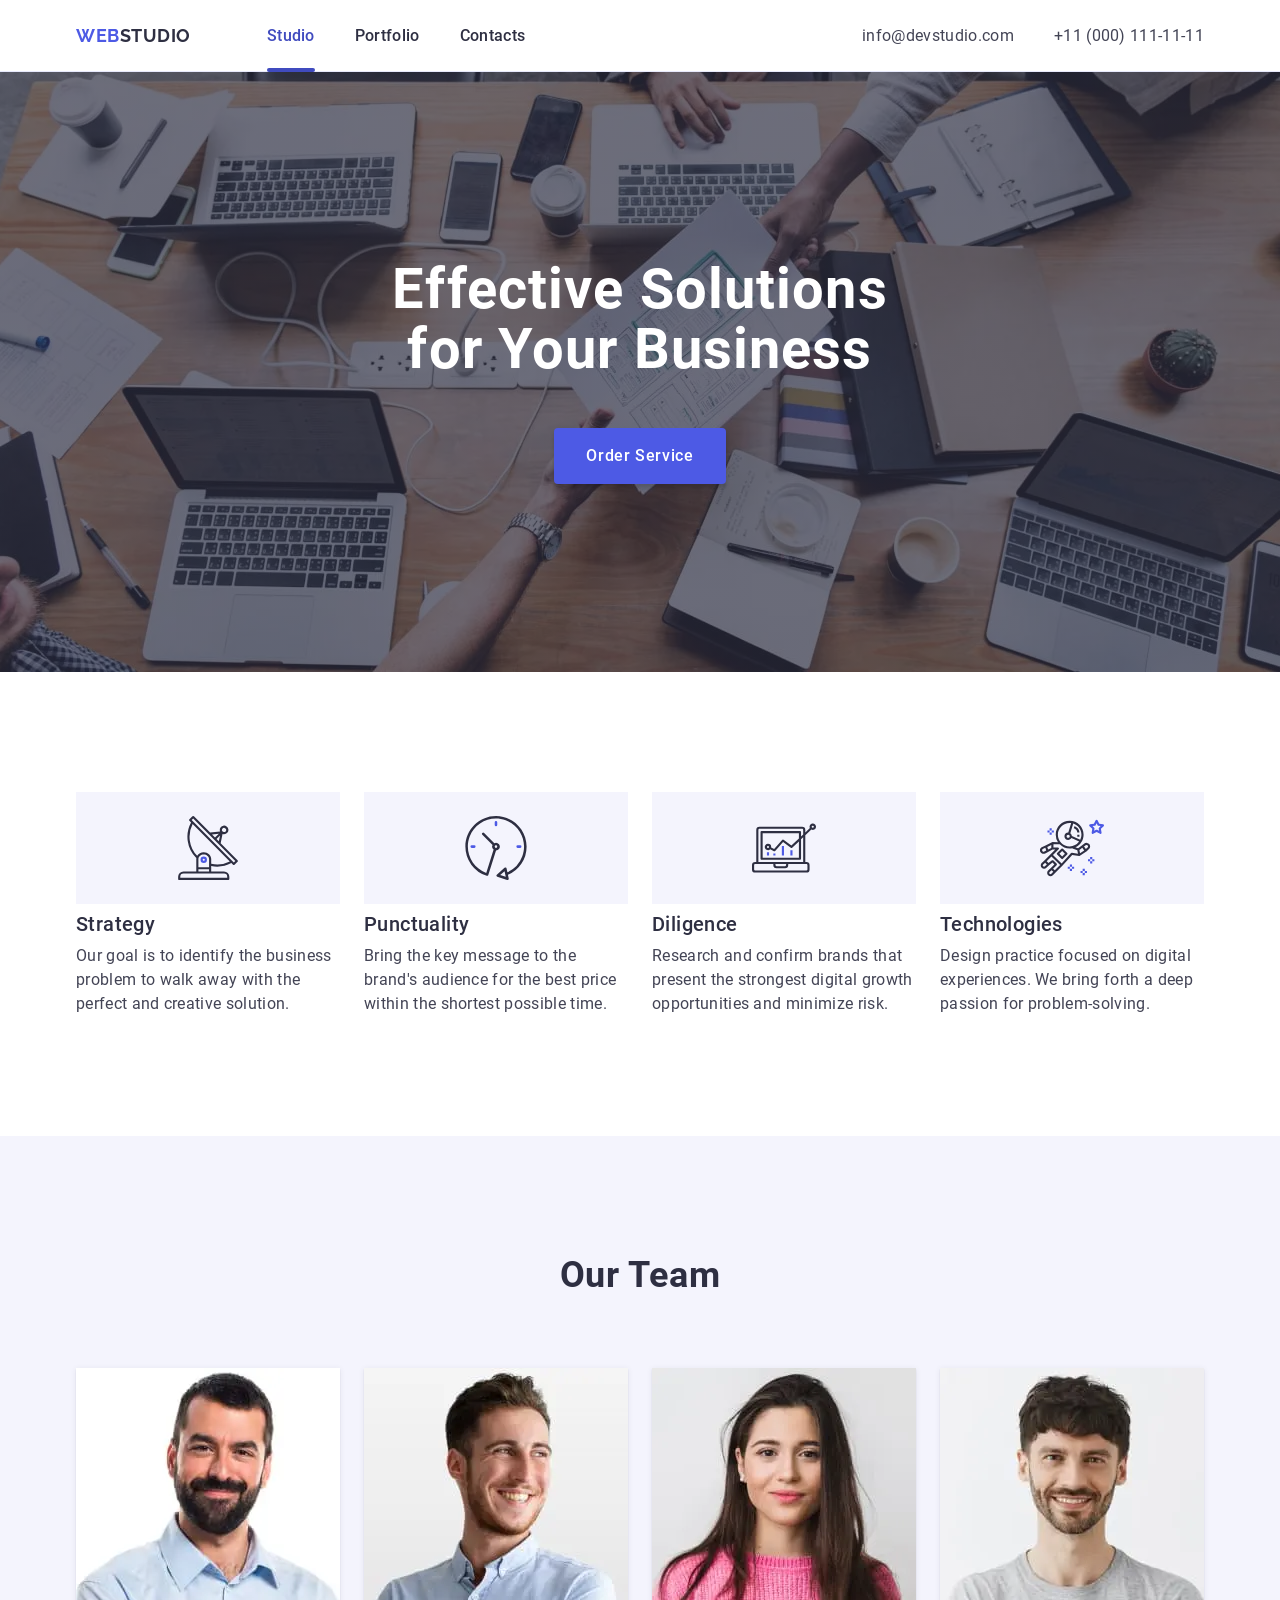
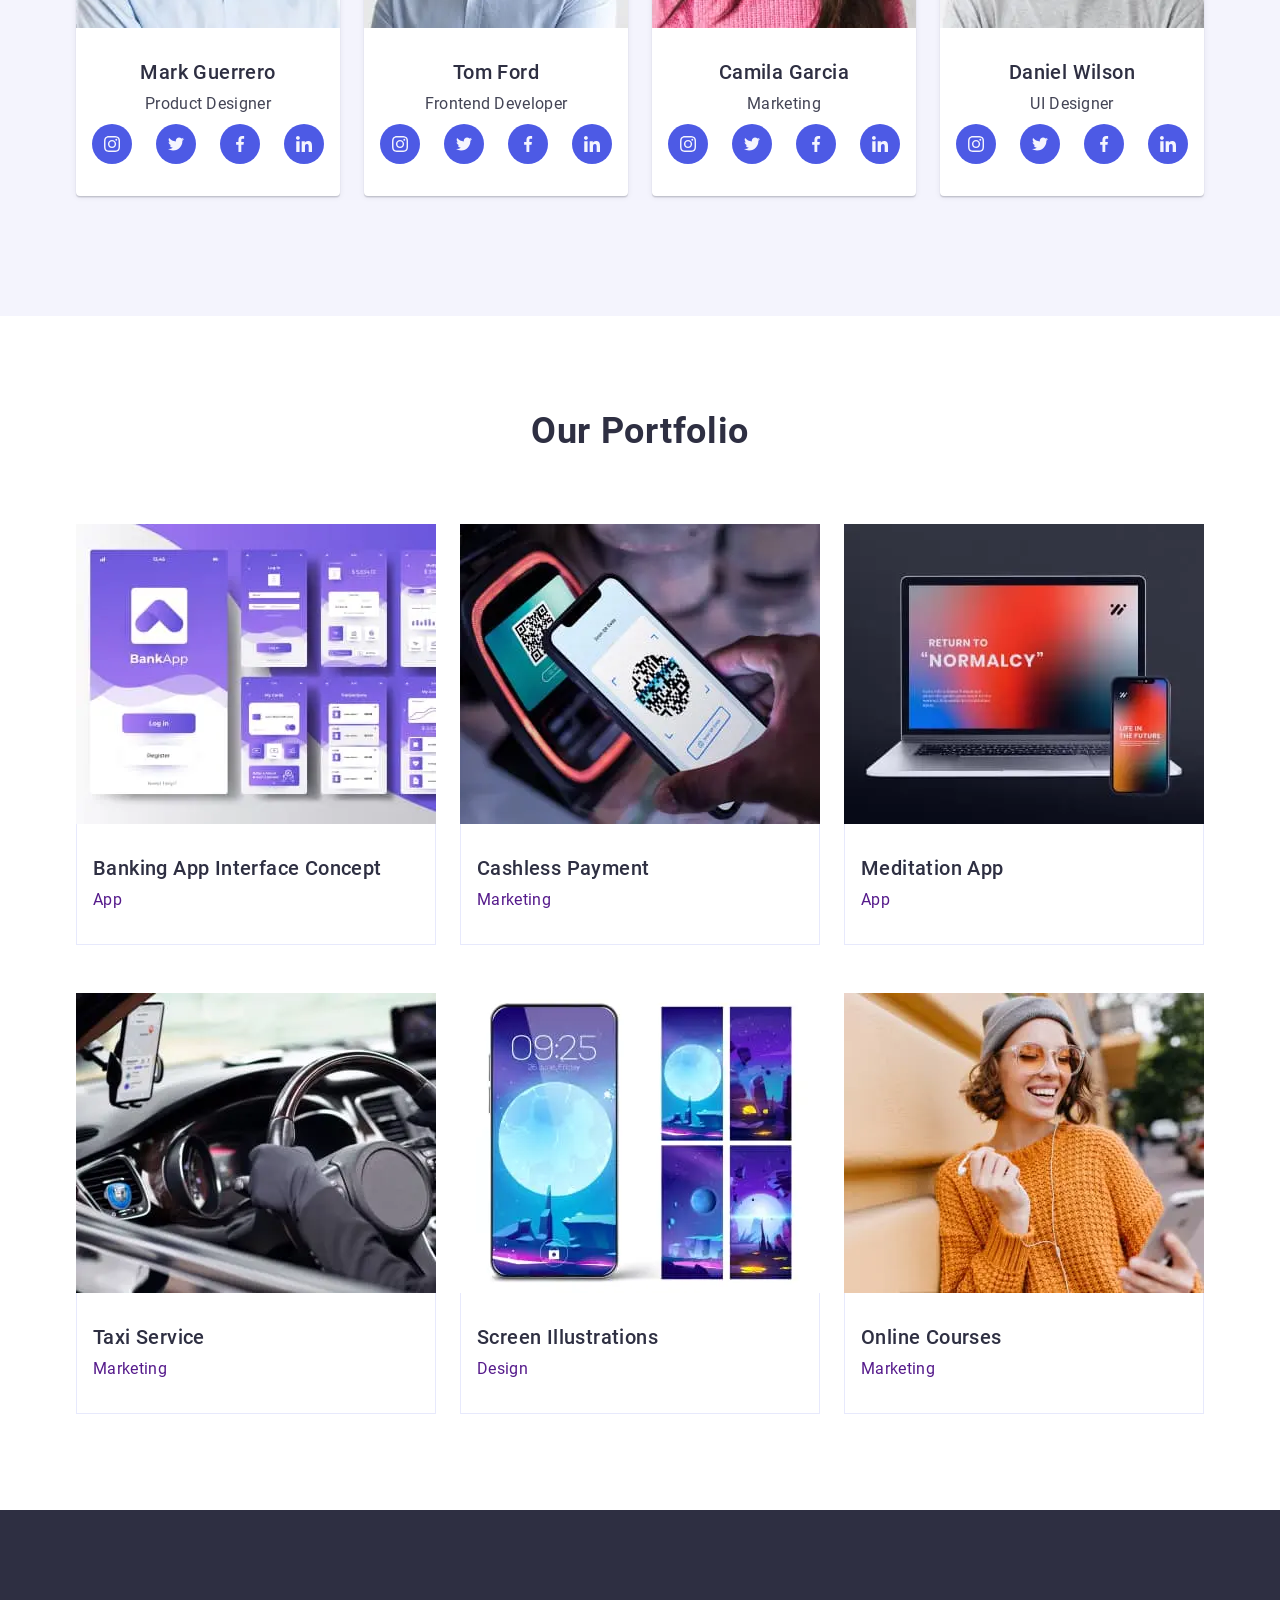
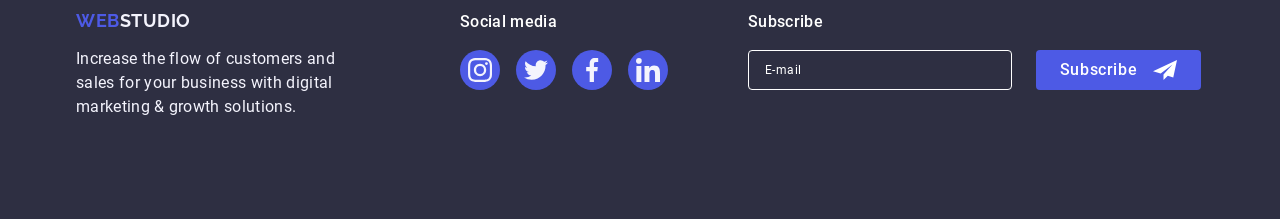
<file: index.html>
<!DOCTYPE html>
<html lang="en">
  <head>
    <meta charset="UTF-8" />
    <meta name="viewport" content="width=device-width, initial-scale=1.0" />
    <meta name="description" content="Web Studio" />
    <link rel="icon" type="image/svg+xml" href="./public/favicon.svg" />

    <title>Studio</title>
    <link
      rel="stylesheet"
      href="https://cdnjs.cloudflare.com/ajax/libs/modern-normalize/2.0.0/modern-normalize.min.css"
      integrity="sha512-4xo8blKMVCiXpTaLzQSLSw3KFOVPWhm/TRtuPVc4WG6kUgjH6J03IBuG7JZPkcWMxJ5huwaBpOpnwYElP/m6wg=="
      crossorigin="anonymous"
      referrerpolicy="no-referrer"
    />
    <link rel="stylesheet" href="./css/fonts.css" />
    <link rel="stylesheet" href="./css/style.css" />
  </head>
  <body>
    <header class="header" id="studio">
      <div class="container">
        <nav class="navigation">
          <a class="logo link" href="./index.html">Web<span class="studio">Studio</span></a>

          <ul class="navigation-list">
            <li class="navigation-item">
              <a class="navigation-link title link current" href="./index.html">Studio</a>
            </li>
            <li class="navigation-item">
              <a class="navigation-link title link scroll-to" href="#portfolio">Portfolio</a>
            </li>
            <li class="navigation-item">
              <a class="navigation-link title link scroll-to" href="">Contacts</a>
            </li>
          </ul>
        </nav>

        <ul class="contacts-list">
          <li class="contacts-item">
            <a class="contacts-link link" href="mailto:info@devstudio.com">info@devstudio.com</a>
          </li>
          <li class="contacts-item">
            <a class="contacts-link link" href="tel:+11(000)111-11-11">+11 (000) 111-11-11</a>
          </li>
        </ul>

        <button aria-label="Open menu" type="button" class="header-burger">
          <svg class="header-icon" width="24" height="24">
            <use href="./images/icons.svg#icon-heroicons-solid_menu"></use>
          </svg>
        </button>
      </div>

      <div class="mob-menu">
        <button aria-label="Close" class="modal-btn" type="button">
          <svg class="modal-icon" width="8" height="8">
            <use href="./images/icons.svg#icon-close-modal"></use>
          </svg>
        </button>
        <nav class="mob-navigation">
          <ul class="mob-navigation-list">
            <li class="mob-navigation-item">
              <a class="mob-navigation-link title link scroll-to" href="#studio">Studio</a>
            </li>
            <li class="mob-navigation-item">
              <a class="mob-navigation-link title link scroll-to" href="#portfolio">Portfolio</a>
            </li>
            <li class="mob-navigation-item">
              <a class="mob-navigation-link title link scroll-to" href="#">Contacts</a>
            </li>
          </ul>
        </nav>

        <div>
          <ul class="mob-contacts-list">
            <li class="mob-contacts-item">
              <a class="mob-contacts-link link" href="mailto:info@devstudio.com"
                >info@devstudio.com</a
              >
            </li>
            <li class="mob-contacts-item">
              <a class="mob-contacts-link link" href="tel:+11(000)111-11-11">+11 (000) 111-11-11</a>
            </li>
          </ul>

          <ul class="team-soc-list">
            <li class="team-soc-item">
              <a aria-label="Link" href="" class="team-soc-link">
                <svg class="team-soc-icon" width="24" height="24">
                  <use href="./images/icons.svg#icon-instagram"></use>
                </svg>
              </a>
            </li>
            <li class="team-soc-item">
              <a aria-label="Link" href="" class="team-soc-link">
                <svg class="team-soc-icon" width="24" height="24">
                  <use href="./images/icons.svg#icon-twitter"></use>
                </svg>
              </a>
            </li>
            <li class="team-soc-item">
              <a aria-label="Link" href="" class="team-soc-link">
                <svg class="team-soc-icon" width="24" height="24">
                  <use href="./images/icons.svg#icon-facebook"></use>
                </svg>
              </a>
            </li>
            <li class="team-soc-item">
              <a aria-label="Link" href="" class="team-soc-link">
                <svg class="team-soc-icon" width="24" height="24">
                  <use href="./images/icons.svg#icon-linkedin"></use>
                </svg>
              </a>
            </li>
          </ul>
        </div>
      </div>
    </header>
    <main>
      <!-- SECTION 1 HERO -->
      <section class="hero">
        <h1 class="hero-title heading">Effective Solutions for Your Business</h1>

        <button class="hero-button btn" type="button" data-modal-open>Order Service</button>
      </section>

      <!-- SECTION 2 ABOUT US -->
      <section class="about">
        <div class="container">
          <h2 class="visually-hidden">about us</h2>

          <ul class="about-list">
            <li class="about-item">
              <div class="about-thumb-icon">
                <svg class="about-icon" width="64" height="64">
                  <use href="./images/icons.svg#icon-antenna"></use>
                </svg>
              </div>
              <h3 class="about-title title">Strategy</h3>
              <p class="about-text text">
                Our goal is to identify the business problem to walk away with the perfect and
                creative solution.
              </p>
            </li>
            <li class="about-item">
              <div class="about-thumb-icon">
                <svg class="about-icon" width="64" height="64">
                  <use href="./images/icons.svg#icon-clock"></use>
                </svg>
              </div>
              <h3 class="about-title title">Punctuality</h3>
              <p class="about-text text">
                Bring the key message to the brand's audience for the best price within the shortest
                possible time.
              </p>
            </li>
            <li class="about-item">
              <div class="about-thumb-icon">
                <svg class="about-icon" width="64" height="64">
                  <use href="./images/icons.svg#icon-diagram"></use>
                </svg>
              </div>
              <h3 class="about-title title">Diligence</h3>
              <p class="about-text text">
                Research and confirm brands that present the strongest digital growth opportunities
                and minimize risk.
              </p>
            </li>
            <li class="about-item">
              <div class="about-thumb-icon">
                <svg class="about-icon" width="64" height="64">
                  <use href="./images/icons.svg#icon-astronaut"></use>
                </svg>
              </div>
              <h3 class="about-title title">Technologies</h3>
              <p class="about-text text">
                Design practice focused on digital experiences. We bring forth a deep passion for
                problem-solving.
              </p>
            </li>
          </ul>
        </div>
      </section>

      <!-- SECTION 4 OUR TEAM -->
      <section class="team">
        <div class="container">
          <h2 class="team-title heading">Our Team</h2>

          <ul class="team-list">
            <li class="team-item">
              <img
                loading="lazy"
                srcset="./images/mark-guerrero.webp 1x, ./images/mark-guerrero@2x.webp 2x"
                src="./images/mark-guerrero.webp"
                alt="Mark Guerrero"
                width="264"
                height="260"
              />
              <div class="team-item-wrap">
                <h3 class="team-item-title title">Mark Guerrero</h3>
                <p class="team-item-text text">Product Designer</p>
                <ul class="team-soc-list">
                  <li class="team-soc-item">
                    <a aria-label="Link" href="" class="team-soc-link">
                      <svg class="team-soc-icon" width="16" height="16">
                        <use href="./images/icons.svg#icon-instagram"></use>
                      </svg>
                    </a>
                  </li>
                  <li class="team-soc-item">
                    <a aria-label="Link" href="" class="team-soc-link">
                      <svg class="team-soc-icon" width="16" height="16">
                        <use href="./images/icons.svg#icon-twitter"></use>
                      </svg>
                    </a>
                  </li>
                  <li class="team-soc-item">
                    <a aria-label="Link" href="" class="team-soc-link">
                      <svg class="team-soc-icon" width="16" height="16">
                        <use href="./images/icons.svg#icon-facebook"></use>
                      </svg>
                    </a>
                  </li>
                  <li class="team-soc-item">
                    <a aria-label="Link" href="" class="team-soc-link">
                      <svg class="team-soc-icon" width="16" height="16">
                        <use href="./images/icons.svg#icon-linkedin"></use>
                      </svg>
                    </a>
                  </li>
                </ul>
              </div>
            </li>
            <li class="team-item">
              <img
                loading="lazy"
                srcset="./images/tom-ford.webp 1x, ./images/tom-ford@2x.webp 2x"
                src="./images/tom-ford.webp"
                alt="Tom Ford"
                width="264"
                height="260"
              />
              <div class="team-item-wrap">
                <h3 class="team-item-title title">Tom Ford</h3>
                <p class="team-item-text text">Frontend Developer</p>
                <ul class="team-soc-list">
                  <li class="team-soc-item">
                    <a aria-label="Link" href="" class="team-soc-link">
                      <svg class="team-soc-icon" width="16" height="16">
                        <use href="./images/icons.svg#icon-instagram"></use>
                      </svg>
                    </a>
                  </li>
                  <li class="team-soc-item">
                    <a aria-label="Link" href="" class="team-soc-link">
                      <svg class="team-soc-icon" width="16" height="16">
                        <use href="./images/icons.svg#icon-twitter"></use>
                      </svg>
                    </a>
                  </li>
                  <li class="team-soc-item">
                    <a aria-label="Link" href="" class="team-soc-link">
                      <svg class="team-soc-icon" width="16" height="16">
                        <use href="./images/icons.svg#icon-facebook"></use>
                      </svg>
                    </a>
                  </li>
                  <li class="team-soc-item">
                    <a aria-label="Link" href="" class="team-soc-link">
                      <svg class="team-soc-icon" width="16" height="16">
                        <use href="./images/icons.svg#icon-linkedin"></use>
                      </svg>
                    </a>
                  </li>
                </ul>
              </div>
            </li>
            <li class="team-item">
              <img
                loading="lazy"
                srcset="./images/camila-garcia.webp 1x, ./images/camila-garcia@2x.webp 2x"
                src="./images/camila-garcia.webp"
                alt="Camila Garcia"
                width="264"
                height="260"
              />
              <div class="team-item-wrap">
                <h3 class="team-item-title title">Camila Garcia</h3>
                <p class="team-item-text text">Marketing</p>
                <ul class="team-soc-list">
                  <li class="team-soc-item">
                    <a aria-label="Link" href="" class="team-soc-link">
                      <svg class="team-soc-icon" width="16" height="16">
                        <use href="./images/icons.svg#icon-instagram"></use>
                      </svg>
                    </a>
                  </li>
                  <li class="team-soc-item">
                    <a aria-label="Link" href="" class="team-soc-link">
                      <svg class="team-soc-icon" width="16" height="16">
                        <use href="./images/icons.svg#icon-twitter"></use>
                      </svg>
                    </a>
                  </li>
                  <li class="team-soc-item">
                    <a aria-label="Link" href="" class="team-soc-link">
                      <svg class="team-soc-icon" width="16" height="16">
                        <use href="./images/icons.svg#icon-facebook"></use>
                      </svg>
                    </a>
                  </li>
                  <li class="team-soc-item">
                    <a aria-label="Link" href="" class="team-soc-link">
                      <svg class="team-soc-icon" width="16" height="16">
                        <use href="./images/icons.svg#icon-linkedin"></use>
                      </svg>
                    </a>
                  </li>
                </ul>
              </div>
            </li>
            <li class="team-item">
              <img
                loading="lazy"
                srcset="./images/daniel-wilson.webp 1x, ./images/daniel-wilson@2x.webp 2x"
                src="./images/daniel-wilson.webp"
                alt="Daniel Wilson"
                width="264"
                height="260"
              />
              <div class="team-item-wrap">
                <h3 class="team-item-title title">Daniel Wilson</h3>
                <p class="team-item-text text">UI Designer</p>
                <ul class="team-soc-list">
                  <li class="team-soc-item">
                    <a aria-label="Link" href="" class="team-soc-link">
                      <svg class="team-soc-icon" width="16" height="16">
                        <use href="./images/icons.svg#icon-instagram"></use>
                      </svg>
                    </a>
                  </li>
                  <li class="team-soc-item">
                    <a aria-label="Link" href="" class="team-soc-link">
                      <svg class="team-soc-icon" width="16" height="16">
                        <use href="./images/icons.svg#icon-twitter"></use>
                      </svg>
                    </a>
                  </li>
                  <li class="team-soc-item">
                    <a aria-label="Link" href="" class="team-soc-link">
                      <svg class="team-soc-icon" width="16" height="16">
                        <use href="./images/icons.svg#icon-facebook"></use>
                      </svg>
                    </a>
                  </li>
                  <li class="team-soc-item">
                    <a aria-label="Link" href="" class="team-soc-link">
                      <svg class="team-soc-icon" width="16" height="16">
                        <use href="./images/icons.svg#icon-linkedin"></use>
                      </svg>
                    </a>
                  </li>
                </ul>
              </div>
            </li>
          </ul>
        </div>
      </section>

      <!-- PORTFOLIO  -->
      <section class="portfolio" id="portfolio">
        <div class="container">
          <h2 class="team-title heading">Our Portfolio</h2>

          <ul class="portfolio-list">
            <li class="portfolio-item">
              <a aria-label="Product" class="portfolio-link-thumb link" href="">
                <div class="portfolio-overlay">
                  <picture>
                    <source
                      srcset="./images/services-img-1.webp 1x, ./images/services-img-1-@2.webp 2x"
                      media="(min-width: 1158px)"
                    />
                    <source
                      srcset="
                        ./images/services-img-1-tab.webp    1x,
                        ./images/services-img-1-@2-tab.webp 2x
                      "
                      media="(min-width: 768px)"
                    />
                    <source
                      srcset="
                        ./images/services-img-1-mob.webp    1x,
                        ./images/services-img-1-@2-mob.webp 2x
                      "
                      media="(min-width: 320px)"
                    />
                    <img
                      loading="lazy"
                      src="./images/services-img-1.webp"
                      alt="App"
                      width="360"
                      height="300"
                    />
                  </picture>

                  <div class="portfolio-wrap-text">
                    <p class="portfolio-overlay-text text">
                      14 Stylish and User-Friendly App Design Concepts · Task Manager App · Calorie
                      Tracker App · Exotic Fruit Ecommerce App · Cloud Storage App
                    </p>
                  </div>
                </div>
                <div class="portfolio-item-wrap">
                  <h3 class="portfolio-title title">Banking App Interface Concept</h3>
                  <p class="portfolio-text text">App</p>
                </div>
              </a>
            </li>
            <li class="portfolio-item">
              <a aria-label="Product" class="portfolio-link-thumb link" href="">
                <div class="portfolio-overlay">
                  <picture>
                    <source
                      srcset="./images/services-img-2.webp 1x, ./images/services-img-2-@2.webp 2x"
                      media="(min-width: 1158px)"
                    />
                    <source
                      srcset="
                        ./images/services-img-2-tab.webp    1x,
                        ./images/services-img-2-@2-tab.webp 2x
                      "
                      media="(min-width: 768px)"
                    />
                    <source
                      srcset="
                        ./images/services-img-2-mob.webp    1x,
                        ./images/services-img-2-@2-mob.webp 2x
                      "
                      media="(min-width: 320px)"
                    />
                    <img
                      loading="lazy"
                      src="./images/services-img-2.webp"
                      alt="App"
                      width="360"
                      height="300"
                    />
                  </picture>

                  <div class="portfolio-wrap-text">
                    <p class="portfolio-overlay-text text">
                      14 Stylish and User-Friendly App Design Concepts · Task Manager App · Calorie
                      Tracker App · Exotic Fruit Ecommerce App · Cloud Storage App
                    </p>
                  </div>
                </div>
                <div class="portfolio-item-wrap">
                  <h3 class="portfolio-title title">Cashless Payment</h3>
                  <p class="portfolio-text text">Marketing</p>
                </div>
              </a>
            </li>
            <li class="portfolio-item">
              <a aria-label="Product" class="portfolio-link-thumb link" href="">
                <div class="portfolio-overlay">
                  <picture>
                    <source
                      srcset="./images/services-img-3.webp 1x, ./images/services-img-3-@2.webp 2x"
                      media="(min-width: 1158px)"
                    />
                    <source
                      srcset="
                        ./images/services-img-3-tab.webp    1x,
                        ./images/services-img-3-@2-tab.webp 2x
                      "
                      media="(min-width: 768px)"
                    />
                    <source
                      srcset="
                        ./images/services-img-3-mob.webp    1x,
                        ./images/services-img-3-@2-mob.webp 2x
                      "
                      media="(min-width: 320px)"
                    />
                    <img
                      loading="lazy"
                      src="./images/services-img-3.webp"
                      alt="App"
                      width="360"
                      height="300"
                    />
                  </picture>

                  <div class="portfolio-wrap-text">
                    <p class="portfolio-overlay-text text">
                      14 Stylish and User-Friendly App Design Concepts · Task Manager App · Calorie
                      Tracker App · Exotic Fruit Ecommerce App · Cloud Storage App
                    </p>
                  </div>
                </div>
                <div class="portfolio-item-wrap">
                  <h3 class="portfolio-title title">Meditation App</h3>
                  <p class="portfolio-text text">App</p>
                </div>
              </a>
            </li>
            <li class="portfolio-item">
              <a aria-label="Product" class="portfolio-link-thumb link" href="">
                <div class="portfolio-overlay">
                  <picture>
                    <source
                      srcset="./images/services-img-4.webp 1x, ./images/services-img-4-@2.webp 2x"
                      media="(min-width: 1158px)"
                    />
                    <source
                      srcset="
                        ./images/services-img-4-tab.webp    1x,
                        ./images/services-img-4-@2-tab.webp 2x
                      "
                      media="(min-width: 768px)"
                    />
                    <source
                      srcset="
                        ./images/services-img-4-mob.webp    1x,
                        ./images/services-img-4-@2-mob.webp 2x
                      "
                      media="(min-width: 320px)"
                    />
                    <img
                      loading="lazy"
                      src="./images/services-img-4.webp"
                      alt="App"
                      width="360"
                      height="300"
                    />
                  </picture>

                  <div class="portfolio-wrap-text">
                    <p class="portfolio-overlay-text text">
                      14 Stylish and User-Friendly App Design Concepts · Task Manager App · Calorie
                      Tracker App · Exotic Fruit Ecommerce App · Cloud Storage App
                    </p>
                  </div>
                </div>
                <div class="portfolio-item-wrap">
                  <h3 class="portfolio-title title">Taxi Service</h3>
                  <p class="portfolio-text text">Marketing</p>
                </div>
              </a>
            </li>
            <li class="portfolio-item">
              <a aria-label="Product" class="portfolio-link-thumb link" href="">
                <div class="portfolio-overlay">
                  <picture>
                    <source
                      srcset="./images/services-img-5.webp 1x, ./images/services-img-5-@2.webp 2x"
                      media="(min-width: 1158px)"
                    />
                    <source
                      srcset="
                        ./images/services-img-5-tab.webp    1x,
                        ./images/services-img-5-@2-tab.webp 2x
                      "
                      media="(min-width: 768px)"
                    />
                    <source
                      srcset="
                        ./images/services-img-5-mob.webp    1x,
                        ./images/services-img-5-@2-mob.webp 2x
                      "
                      media="(min-width: 320px)"
                    />
                    <img
                      loading="lazy"
                      src="./images/services-img-5.webp"
                      alt="App"
                      width="360"
                      height="300"
                    />
                  </picture>

                  <div class="portfolio-wrap-text">
                    <p class="portfolio-overlay-text text">
                      14 Stylish and User-Friendly App Design Concepts · Task Manager App · Calorie
                      Tracker App · Exotic Fruit Ecommerce App · Cloud Storage App
                    </p>
                  </div>
                </div>
                <div class="portfolio-item-wrap">
                  <h3 class="portfolio-title title">Screen Illustrations</h3>
                  <p class="portfolio-text text">Design</p>
                </div>
              </a>
            </li>
            <li class="portfolio-item">
              <a aria-label="Product" class="portfolio-link-thumb link" href="">
                <div class="portfolio-overlay">
                  <picture>
                    <source
                      srcset="./images/services-img-6.webp 1x, ./images/services-img-6-@2.webp 2x"
                      media="(min-width: 1158px)"
                    />
                    <source
                      srcset="
                        ./images/services-img-6-tab.webp    1x,
                        ./images/services-img-6-@2-tab.webp 2x
                      "
                      media="(min-width: 768px)"
                    />
                    <source
                      srcset="
                        ./images/services-img-6-mob.webp    1x,
                        ./images/services-img-6-@2-mob.webp 2x
                      "
                      media="(min-width: 320px)"
                    />
                    <img
                      loading="lazy"
                      src="./images/services-img-6.webp"
                      alt="App"
                      width="360"
                      height="300"
                    />
                  </picture>

                  <div class="portfolio-wrap-text">
                    <p class="portfolio-overlay-text text">
                      14 Stylish and User-Friendly App Design Concepts · Task Manager App · Calorie
                      Tracker App · Exotic Fruit Ecommerce App · Cloud Storage App
                    </p>
                  </div>
                </div>
                <div class="portfolio-item-wrap">
                  <h3 class="portfolio-title title">Online Courses</h3>
                  <p class="portfolio-text text">Marketing</p>
                </div>
              </a>
            </li>
          </ul>
        </div>
      </section>
    </main>

    <footer class="footer">
      <div class="container">
        <div class="footer-wrap">
          <nav class="footer-nav">
            <a class="logo link" href="./index.html">Web<span class="studio">Studio</span></a>
          </nav>
          <p class="footer-text text">
            Increase the flow of customers and sales for your business with digital marketing &
            growth solutions.
          </p>
        </div>

        <div class="footer-soc-wrap">
          <h2 class="footer-soc-title title">Social media</h2>
          <ul class="team-soc-list">
            <li class="team-soc-item">
              <a aria-label="Link" href="" class="team-soc-link">
                <svg class="team-soc-icon" width="24" height="24">
                  <use href="./images/icons.svg#icon-instagram"></use>
                </svg>
              </a>
            </li>
            <li class="team-soc-item">
              <a aria-label="Link" href="" class="team-soc-link">
                <svg class="team-soc-icon" width="24" height="24">
                  <use href="./images/icons.svg#icon-twitter"></use>
                </svg>
              </a>
            </li>
            <li class="team-soc-item">
              <a aria-label="Link" href="" class="team-soc-link">
                <svg class="team-soc-icon" width="24" height="24">
                  <use href="./images/icons.svg#icon-facebook"></use>
                </svg>
              </a>
            </li>
            <li class="team-soc-item">
              <a aria-label="Link" href="" class="team-soc-link">
                <svg class="team-soc-icon" width="24" height="24">
                  <use href="./images/icons.svg#icon-linkedin"></use>
                </svg>
              </a>
            </li>
          </ul>
        </div>

        <div class="footer-subscribe-wrap">
          <p class="footer-subscribe-text footer-soc-title title">Subscribe</p>
          <form class="footer-subscribe-field" name="subscribe">
            <label class="footer-subscribe-label">
              <input
                type="email"
                name="email"
                class="footer-subscribe-mail"
                placeholder="E-mail"
                required
              />
            </label>
            <button type="submit" class="subscribe-btn">
              Subscribe
              <svg class="subscribe-icon" width="24" height="24">
                <use href="./images/icons.svg#icon-plain"></use>
              </svg>
            </button>
          </form>
        </div>
      </div>
    </footer>

    <div class="backdrop is-hidden" data-modal>
      <div class="modal">
        <button aria-label="Close" class="modal-btn" type="button" data-modal-close>
          <svg class="modal-icon" width="8" height="8">
            <use href="./images/icons.svg#icon-close-modal"></use>
          </svg>
        </button>
        <h2 class="modal-title title">Leave your contacts and we will call you back</h2>
        <form class="modal-form" autocomplete="off">
          <label class="modal-form-label">
            <span class="modal-label-text">Name</span>
            <span class="modal-form-wrap">
              <input
                type="text"
                name="Name"
                class="modal-form-input modal-form-styles"
                required
                placeholder=" "
                autocomplete="on"
              />
              <svg class="modal-form-icon" width="18" height="24">
                <use href="./images/icons.svg#icon-person-black"></use>
              </svg>
            </span>
          </label>

          <label class="modal-form-label">
            <span class="modal-label-text">Phone</span>
            <span class="modal-form-wrap">
              <input
                type="tel"
                name="Phone"
                class="modal-form-input modal-form-styles"
                required
                placeholder=" "
                autocomplete="on"
              />
              <svg class="modal-form-icon" width="18" height="24">
                <use href="./images/icons.svg#icon-phone-black"></use>
              </svg>
            </span>
          </label>

          <label class="modal-form-label">
            <span class="modal-label-text">Email</span>
            <span class="modal-form-wrap">
              <input
                type="email"
                name="Email"
                class="modal-form-input modal-form-styles"
                autocomplete="on"
                placeholder=" "
              />
              <svg class="modal-form-icon" width="18" height="24">
                <use href="./images/icons.svg#icon-email-black"></use>
              </svg>
            </span>
          </label>

          <label class="modal-form-label modal-textaria">
            <span class="modal-label-text">Comment</span>
            <textarea
              name="Comment"
              class="modal-form-comment modal-form-styles"
              placeholder="Text input"
            ></textarea>
          </label>

          <label class="modal-form-field">
            <span class="modal-form-wrap">
              <input
                type="checkbox"
                name="privacy"
                class="modal-form-privacy visually-hidden"
                value="true"
                required
              />
              <span class="modal-thumb-privacy">
                <svg class="modal-privacy-icon" width="10" height="8">
                  <use href="./images/icons.svg#icon-vector"></use>
                </svg>
              </span>
            </span>
            <span class="modal-label-text link-privacy"
              >I accept the terms and conditions of the
              <a class="modal-form-link" href="">Privacy Policy</a></span
            >
          </label>

          <button type="submit" class="hero-button btn">Send</button>
        </form>
      </div>
    </div>

    <script src="./js/modal.js"></script>
  </body>
</html>
</file>
<file: css/fonts.css>
@font-face {
  font-family: 'Roboto';
  src: url('../fonts/Roboto-Regular.woff2') format('woff2'),
    url('../fonts/Roboto-Regular.ttf') format('truetype');
  font-weight: 400;
  font-style: normal;
  font-display: swap;
}

@font-face {
  font-family: 'Roboto';
  src: url('../fonts/Roboto-Medium.woff2') format('woff2'),
    url('../fonts/Roboto-Medium.ttf') format('truetype');
  font-weight: 500;
  font-style: normal;
  font-display: swap;
}

@font-face {
  font-family: 'Roboto';
  src: url('../fonts/Roboto-Bold.woff2') format('woff2'),
    url('../fonts/Roboto-Bold.ttf') format('truetype');
  font-weight: 700;
  font-style: normal;
  font-display: swap;
}

@font-face {
  font-family: 'Raleway';
  src: url('../fonts/Raleway-Bold.woff2') format('woff2'),
    url('../fonts/Raleway-Bold.ttf') format('truetype');
  font-weight: 700;
  font-style: normal;
  font-display: swap;
}

@font-face {
  font-family: 'Raleway';
  src: url('../fonts/Raleway-ExtraBold.woff2') format('woff2'),
    url('../fonts/Raleway-ExtraBold.ttf') format('truetype');
  font-weight: 800;
  font-style: normal;
  font-display: swap;
}
</file>
<file: css/style.css>
:root {
  --interact-color: #2e2f42;
  --primary-title-color: #2e2f42;
  --secondary-title-color: #ffffff;
  --primary-text-color: #434455;
  --secondary-text-color: #f4f4fd;
  --accent-color: #4d5ae5;
  --pressed-state-color: #404bbf;
  --first-bgc: #2e2f42;
  --second-bgc: #f4f4fd;
  --customers-color: #8e8f99;
  --regular-gap: 24px;
  --header-gap: 40px;
  --section-padding: 120px;
  --margine-tile: 8px;
  --hero-gradient: linear-gradient(rgba(46, 47, 66, 0.7), rgba(46, 47, 66, 0.7));
  --cubic-regular: cubic-bezier(0.4, 0, 0.2, 1);
  --box-shadow-cards: 0 2px 1px 0 rgba(46, 47, 66, 0.08), 0 1px 1px 0 rgba(46, 47, 66, 0.16),
    0 1px 6px 0 rgba(46, 47, 66, 0.08);
}

body {
  font-family: 'Roboto', sans-serif;
  color: var(--primary-text-color);

  background-color: #ffffff;
}

h1,
h2,
h3,
h4,
h5,
h6,
p {
  margin: 0;
}

ul,
ol {
  margin: 0;
  padding-left: 0;
  list-style: none;
}

img {
  display: block;
  max-width: 100%;
  height: auto;
}

.visually-hidden {
  position: absolute;
  width: 1px;
  height: 1px;
  margin: -1px;
  border: 0;
  padding: 0;
  white-space: nowrap;
  clip-path: inset(100%);
  clip: rect(0 0 0 0);
  overflow: hidden;
}

.navigation-link.current {
  position: relative;
  color: var(--pressed-state-color);
}

.navigation-link.current::after {
  content: '';
  position: absolute;
  bottom: -1px;
  left: 0;

  width: 100%;
  height: 4px;

  border-radius: 2px;
  background-color: var(--pressed-state-color);
}

.link {
  text-decoration: none;
}

.btn {
  font-weight: 500;
  font-size: 16px;
  line-height: 1.5;
  letter-spacing: 0.04em;

  cursor: pointer;
}

.text {
  line-height: 1.5;
  letter-spacing: 0.02em;
}

.title {
  font-weight: 700;
  letter-spacing: 0.02em;
  color: var(--primary-title-color);
}

.heading {
  line-height: 1.11;
  letter-spacing: 0.02em;
  text-align: center;
  color: var(--primary-title-color);
}

.container {
  max-width: 320px;
  padding-left: 15px;
  padding-right: 16px;
  padding-left: 16px;
  margin: 0 auto;

  /* outline: 1px solid red; */
}

/** --------------------------------HEADER */

.header {
  border-bottom: 1px solid #e7e9fc;
  box-shadow: 0 1px 6px 0 rgba(46, 47, 66, 0.08), 0 1px 1px 0 rgba(46, 47, 66, 0.16),
    0 2px 1px 0 rgba(46, 47, 66, 0.08);
}

.header > .container {
  display: flex;
  align-items: center;
  justify-content: space-between;
}

.navigation {
  display: flex;
  gap: 120px;
  align-items: center;
}

.logo {
  padding-top: 17px;
  padding-bottom: 17px;

  font-family: 'Raleway', sans-serif;
  font-weight: 700;
  font-size: 18px;
  line-height: 1.17;
  letter-spacing: 0.03em;
  text-transform: uppercase;
  color: var(--accent-color);

  transition: color 250ms var(--cubic-regular);
}

.logo:hover,
.logo:focus {
  color: var(--interact-color);
}

.studio {
  color: var(--interact-color);

  transition: color 250ms var(--cubic-regular);
}

.logo:hover .studio,
.logo:focus .studio {
  color: var(--pressed-state-color);
}

.navigation-list {
  display: none;
}

.navigation-item {
}

.navigation-link {
  display: block;
  padding-top: 24px;
  padding-bottom: 23px;

  line-height: 1.5;

  transition: color 250ms var(--cubic-regular);
}

.navigation-link:hover,
.navigation-link:focus {
  color: var(--pressed-state-color);
}

.contacts-list {
  display: none;
}

.contacts-item {
}

.contacts-link {
  display: block;

  color: var(--primary-text-color);

  transition: color 250ms var(--cubic-regular);
}

.contacts-link:hover,
.contacts-link:focus {
  color: var(--pressed-state-color);
}

.header-burger {
  padding: 0;
  line-height: 0;
  background-color: transparent;
  border: none;
  cursor: pointer;
}

.header-icon {
}

.mob-menu {
  position: fixed;
  top: 0;
  z-index: 999;
  width: 100vw;
  height: 100%;
  padding: 72px 24px 40px 16px;

  display: flex;
  flex-direction: column;
  justify-content: space-between;
  gap: 40px;

  background: #fff;
  overflow-y: auto;

  transform: translate(100%);
  transition: transform 450ms var(--cubic-regular);
}

.is-open {
  transform: translate(0);
}

.mob-menu > .modal-btn {
  position: absolute;
  top: 24px;
  right: 24px;
  margin: 0;
  background-color: transparent;
}

.mob-navigation {
}

.mob-navigation-list {
  display: flex;
  flex-direction: column;
  gap: 40px;
}

.mob-navigation-link {
  display: block;
  font-size: 36px;
}

.mob-contacts-list {
  width: 193px;
  margin-bottom: 48px;
}

.mob-contacts-item:not(:last-child) {
  margin-bottom: 24px;
}

.mob-contacts-link {
  display: block;
  font-weight: 500;
  font-size: 20px;
  line-height: 1.2;
  letter-spacing: 0.02em;
  color: #434455;
}

.mob-menu > .team-soc-list {
  gap: 40px;
}

.team-soc-item {
}

.team-soc-link {
}

.team-soc-icon {
}

/** ---------------------------HERO */

.hero {
  max-width: 1440px;
  min-height: calc(100vh - 56px);
  margin: 0 auto;

  padding-top: 72px;
  padding-bottom: 72px;

  display: flex;
  flex-direction: column;
  justify-content: center;
  align-items: center;
  gap: 72px;

  /* text-align: center; */

  background-color: var(--first-bgc);
  background-image: var(--hero-gradient), url(../images/people-office-mob.webp);
  background-repeat: no-repeat;
  background-position: center;
  background-size: cover;
}

@media screen and (min-resolution: 192dpi), (min-resolution: 2dppx) {
  .hero {
    background-image: var(--hero-gradient), url(../images/people-office-mob@2x.webp);
  }
}

.hero-title {
  max-width: 216px;
  /* margin-bottom: 72px; */

  font-size: 36px;
  color: var(--secondary-title-color);
  /* margin-right: auto; */
  /* margin-left: auto; */
}

.hero-title.heading {
  line-height: 1.1;
}

.hero-button {
  min-width: 169px;
  padding: 16px 32px;

  color: var(--secondary-title-color);

  background-color: var(--accent-color);
  border: none;
  border-radius: 4px;
  box-shadow: 0 4px 4px 0 rgba(0, 0, 0, 0.15);

  outline: transparent;

  transition: background-color 250ms var(--cubic-regular);
}

.hero-button:hover,
.hero-button:focus {
  background-color: var(--pressed-state-color);
}

/** ---------------------------------ABOUT */

.about {
  padding-top: 96px;
  padding-bottom: 96px;
}

.about-list {
  display: flex;
  flex-direction: column;

  gap: 72px;
}

.about-item {
  flex-basis: 100%;
}

.about-thumb-icon {
  display: flex;
  justify-content: center;
  align-items: center;
  width: 264px;
  height: 112px;
  margin-bottom: 8px;

  background-color: var(--second-bgc);
}

@media screen and (max-width: 1157px) {
  .about-thumb-icon {
    display: none;
  }
}

.about-icon {
}

.about-title {
  margin-bottom: var(--margine-tile);

  font-size: 36px;
  line-height: 1.1;
  text-align: center;
}

.about-text {
  font-weight: 500;
}

/** ------------------------------------TEAM */

.team {
  padding-top: 96px;
  padding-bottom: 96px;

  background-color: var(--second-bgc);
}

.team > .container {
  max-width: 296px;
}

.team-title {
  margin-bottom: 72px;
  font-size: 36px;
  text-transform: capitalize;
}

.team-list {
  display: flex;
  flex-direction: column;
  gap: 72px;
}

.team-item {
  flex-basis: 100%;

  border-radius: 0 0 4px 4px;
  box-shadow: 0 2px 1px 0 rgba(46, 47, 66, 0.08), 0 1px 1px 0 rgba(46, 47, 66, 0.16),
    0 1px 6px 0 rgba(46, 47, 66, 0.08);
  background-color: var(--secondary-title-color);
}

.team-item-wrap {
  padding: 32px 16px;
}

.team-item-title {
  margin-bottom: var(--margine-tile);

  font-size: 20px;
  line-height: 1.2;
  text-align: center;
}

.team-item-text {
  margin-bottom: 8px;
  text-align: center;
}

.team-soc-list {
  display: flex;
  gap: 24px;
  justify-content: center;
  align-items: center;
}

.team-soc-item {
  width: 40px;
  height: 40px;
}

.team-soc-link {
  width: 100%;
  height: 100%;
  display: flex;
  justify-content: center;
  align-items: center;

  border-radius: 50%;
  background-color: var(--accent-color);

  fill: var(--secondary-text-color);

  outline: transparent;

  transition: background-color 250ms var(--cubic-regular);
}

.team-soc-link:hover,
.team-soc-link:focus {
  background-color: var(--pressed-state-color);
}

.team-soc-icon {
}

/** -------------------------------------PORTFOLIO */

.portfolio {
  padding-top: 96px;
  padding-bottom: 96px;
}

.portfolio-list {
  display: flex;
  flex-direction: column;
  gap: 72px;
}

.portfolio-item {
  flex-basis: 100%;
}

.portfolio-link-thumb {
  display: block;

  outline: transparent;
  transition: box-shadow 250ms var(--cubic-regular);
}

.portfolio-link-thumb:hover,
.portfolio-link-thumb:focus {
  box-shadow: var(--box-shadow-cards);
}

.portfolio-overlay {
  position: relative;

  overflow: hidden;
}

.portfolio-wrap-text {
  position: absolute;
  top: 0;
  left: 0;
  width: 100%;
  height: 100%;

  transform: translateY(100%);

  transition: transform 250ms var(--cubic-regular);

  padding-top: 40px;
  padding-right: 32px;
  padding-left: 32px;
  background-color: var(--pressed-state-color);
}

.portfolio-link-thumb:hover .portfolio-wrap-text,
.portfolio-link-thumb:focus .portfolio-wrap-text {
  transform: translateY(0);
}

.portfolio-overlay-text {
  color: var(--secondary-text-color);
}

.portfolio-item-wrap {
  padding: 32px 0 32px 16px;

  border: 1px solid #e7e9fc;
  border-top: 0;
}

.portfolio-title {
  margin-bottom: var(--margine-tile);
  font-size: 20px;
  line-height: 1.2;
}

.portfolio-text {
}

/** -----------------------footer */

.footer {
  padding-top: 96px;
  padding-bottom: 96px;

  background-color: var(--first-bgc);
}

.footer > .container {
  display: flex;
  flex-direction: column;
  gap: 72px;
}

.footer-nav {
  text-align: center;
  margin-bottom: 16px;
}

.footer-nav > .logo {
  padding: 0;
  transition: color 250ms var(--cubic-regular);
}

.footer-nav > .logo:hover,
.footer-nav > .logo:focus {
  color: var(--secondary-text-color);
}

.footer-nav .studio {
  color: var(--secondary-text-color);
  transition: color 250ms var(--cubic-regular);
}

.footer-nav .studio:hover,
.footer-nav .studio:focus {
  color: var(--pressed-state-color);
}

.footer-text {
  max-width: 264px;
  color: var(--secondary-text-color);
}

.footer-wrap {
}

.footer-soc-wrap {
  max-width: 208px;
  margin: 0 auto;
}

.footer-soc-wrap > .team-soc-list {
  gap: 16px;
}

.footer-soc-title {
  font-weight: 500;
  font-size: 16px;
  line-height: 1.5;
  color: var(--secondary-title-color);
  text-align: center;
}

.footer-soc-wrap > .footer-soc-title {
  margin-bottom: 16px;
}

.team-soc-list {
}

.team-soc-link {
  transition: background-color 250ms var(--cubic-regular);
}

.footer-soc-wrap .team-soc-link:hover,
.footer-soc-wrap .team-soc-link:focus {
  background-color: #31d0aa;
}

.team-soc-icon {
}

.footer-subscribe-text {
  display: block;
  margin-bottom: 16px;
}

.footer-subscribe-field {
  display: flex;
  flex-direction: column;
  align-items: center;
  gap: 16px;
}

.footer-subscribe-mail {
  width: 288px;
  height: 40px;
  padding-left: 16px;

  border: 1px solid var(--secondary-title-color);
  border-radius: 4px;

  font-size: 12px;
  line-height: 2;
  letter-spacing: 0.04em;
  color: var(--secondary-title-color);

  background-color: transparent;

  outline: transparent;

  transition: background-color 250ms var(--cubic-regular);
}

.footer-subscribe-mail:not(:placeholder-shown):not(:focus):valid {
  background-color: #41ea2376;
}

.footer-subscribe-mail:not(:placeholder-shown):not(:focus):invalid {
  background-color: #ea23236c;
}

.footer-subscribe-mail::placeholder {
  font-size: 12px;
  line-height: 2;
  letter-spacing: 0.04em;
  color: var(--secondary-title-color);
}

.subscribe-btn {
  display: flex;
  align-items: center;
  justify-content: center;
  gap: 16px;

  width: 165px;
  height: 40px;

  font-family: 'Roboto', sans-serif;
  font-weight: 500;
  line-height: 1.5;
  letter-spacing: 0.04em;
  text-align: center;
  color: var(--secondary-title-color);

  border-radius: 4px;
  border-color: transparent;
  background: var(--accent-color);

  cursor: pointer;

  outline: transparent;

  transition: background-color 250ms var(--cubic-regular);
}

.subscribe-btn:hover,
.subscribe-btn:focus {
  background-color: var(--pressed-state-color);
}

.subscribe-icon {
  fill: var(--secondary-title-color);
}

/** --------------MODAL */

.backdrop {
  position: fixed;
  top: 0;
  width: 100%;
  height: 100%;

  background-color: rgba(46, 47, 66, 0.4);

  transition: opacity 250ms var(--cubic-regular), visibility 250ms var(--cubic-regular);
}

.backdrop.is-hidden {
  opacity: 0;
  visibility: hidden;
  pointer-events: none;

  transition: opacity 250ms var(--cubic-regular) 350ms, visibility 250ms var(--cubic-regular) 350ms;
}

.modal {
  position: absolute;
  top: 50%;
  left: 50%;

  transform: translate(-50%, -50%);
  transition: transform 350ms var(--cubic-regular);

  width: 288px;
  min-height: 623px;
  padding: 24px 16px;

  border-radius: 4px;
  box-shadow: 0 2px 1px 0 rgba(0, 0, 0, 0.2), 0 1px 3px 0 rgba(0, 0, 0, 0.12),
    0 1px 1px 0 rgba(0, 0, 0, 0.14);

  background-color: #fcfcfc;

  overflow-y: auto;
}

.backdrop.is-hidden > .modal {
  transform: translate(-50%, -200%);
}

.modal-btn {
  display: flex;
  justify-content: center;
  align-items: center;

  width: 24px;
  height: 24px;
  margin-left: auto;
  margin-right: 8px;
  margin-bottom: 24px;

  border: 1px solid rgba(0, 0, 0, 0.1);
  border-radius: 50%;

  background-color: #e7e9fc;

  cursor: pointer;
}

.modal-btn:active {
  background-color: var(--pressed-state-color);
}

.modal-icon {
  fill: var(--interact-color);
}

.modal-btn:active .modal-icon {
  fill: var(--secondary-title-color);
}

.modal-title {
  margin-bottom: 16px;

  font-size: 16px;
  line-height: 1.5;
  text-align: center;
}

.modal-form {
}

.modal-form-label {
  display: block;
  margin-bottom: 8px;
}

.modal-label-text {
  display: inline-block;
  margin-bottom: 4px;

  font-size: 12px;
  line-height: 1.16667;
  letter-spacing: 0.04em;
  color: var(--customers-color);
}

.modal-form-wrap {
  position: relative;
  display: block;
}

.modal-form-input {
  width: 100%;
  height: 40px;
  padding-left: 38px;

  transition: background-color 250ms var(--cubic-regular);
}

.modal-form-input:not(:placeholder-shown):not(:focus):valid {
  background-color: #1edc1b52;
}

.modal-form-input:not(:placeholder-shown):not(:focus):invalid {
  background-color: #dc4b1b52;
}

.modal-form-styles {
  font-size: 12px;
  line-height: 1.16667;
  letter-spacing: 0.04em;
  color: var(--customers-color);

  border: 1px solid rgba(46, 47, 66, 0.4);
  border-radius: 4px;

  outline: transparent;

  transition: border-color 250ms var(--cubic-regular);
}

.modal-form-styles:focus {
  border-color: var(--accent-color);
}

.modal-form-icon {
  position: absolute;
  top: 50%;
  left: 16px;

  transform: translateY(-50%);

  transition: fill 250ms var(--cubic-regular);
}

/* .modal-form-input:focus + .modal-form-icon {
  fill: var(--accent-color);
} */

.modal-form-wrap:focus-within .modal-form-icon {
  fill: var(--accent-color);
}

.modal-form-label.modal-textaria {
  margin-bottom: 16px;
}

.modal-form-comment {
  resize: none;
  width: 100%;
  height: 120px;
  padding: 8px 16px;
}

.modal-form-comment::placeholder {
  font-size: 12px;
  line-height: 1.16667;
  letter-spacing: 0.04em;
  color: var(--customers-color);
}

.modal-form-link {
  line-height: 1.33333;
  color: var(--accent-color);
}

.modal-form-field {
  display: flex;

  margin-bottom: 24px;
}

@media screen and (max-width: 767px) {
  .modal-form-field {
    align-items: center;
  }
}

.modal-form-privacy {
}

.modal-thumb-privacy {
  display: flex;
  justify-content: center;
  align-items: center;
  width: 16px;
  height: 16px;

  border-radius: 2px;
  border: 1px solid rgba(46, 47, 66, 0.4);

  fill: transparent;

  transition: fill 250ms var(--cubic-regular), background-color 250ms var(--cubic-regular),
    border-color 250ms var(--cubic-regular), box-shadow 250ms var(--cubic-regular);
}

.modal-form-privacy:checked + .modal-thumb-privacy {
  fill: var(--secondary-text-color);

  background-color: var(--pressed-state-color);
  border-color: var(--pressed-state-color);
}

/* .modal-form-privacy:focus + .modal-thumb-privacy {
  box-shadow: 0 0 0 0.2em #7ed321;
  border-color: transparent;
} */

.modal-label-text.link-privacy {
  margin-left: 8px;
  margin-bottom: 0;
}

.modal-form-link {
}

.modal-form button[type='submit'] {
  display: block;
  margin: 0 auto;
}

/** ===============================MEDIA===================== */

@media screen and (min-width: 768px) {
  .container {
    max-width: 768px;
    margin: 0 auto;
  }

  .logo {
    padding-top: 24px;
    padding-bottom: 23px;
  }

  .navigation-list {
    display: flex;
    gap: var(--header-gap);
  }

  .contacts-list {
    display: flex;
    flex-direction: column;
    gap: 12px;
  }

  .contacts-link {
    font-size: 12px;
    line-height: 1.17;
    letter-spacing: 0.04em;
  }

  .header-burger {
    display: none;
  }

  .hero {
    min-height: calc(100vh - 72px);
    padding-top: 112px;
    padding-bottom: 112px;
    gap: 36px;

    background-image: var(--hero-gradient), url(../images/people-office-tab.webp);
  }

  @media screen and (min-resolution: 192dpi), (min-resolution: 2dppx) {
    .hero {
      background-image: var(--hero-gradient), url(../images/people-office-tab@2x.webp);
    }
  }

  .hero-title {
    max-width: 496px;

    font-size: 56px;
  }

  .hero-title.heading {
    line-height: 1.07;
  }

  .about-list {
    flex-direction: row;
    flex-wrap: wrap;
    gap: 72px 24px;
  }

  .about-item {
    flex-basis: calc((100% - 24px) / 2);
  }

  .team > .container {
    max-width: 584px;
  }

  .team-list {
    flex-direction: row;
    flex-wrap: wrap;
    gap: 64px var(--regular-gap);
  }

  .team-item {
    flex-basis: calc((100% - var(--regular-gap)) / 2);
  }

  .portfolio-list {
    display: flex;
    flex-direction: row;
    flex-wrap: wrap;
    gap: 72px var(--regular-gap);
  }

  .portfolio-item {
    flex-basis: calc((100% - var(--regular-gap)) / 2);
  }

  .footer > .container {
    flex-direction: row;
    flex-wrap: wrap;
    gap: 72px 24px;

    padding-left: 92px;
  }

  .footer-nav {
    text-align: left;
  }

  .footer-wrap {
    max-width: 264px;
  }

  .footer-soc-wrap {
    margin: 0;
  }

  .footer-soc-title {
    text-align: left;
  }

  .footer-subscribe-field {
    flex-direction: row;
    gap: 24px;
  }

  .footer-subscribe-mail {
    width: 264px;
  }

  .modal {
    width: 408px;
    min-height: 584px;
    padding: 24px;
  }

  .modal-btn {
    margin-right: 0;
  }
}

@media screen and (min-width: 1158px) {
  .container {
    max-width: 1158px;
    padding-left: 15px;
    padding-right: 15px;

    margin: 0 auto;
  }

  .navigation {
    gap: 76px;
  }

  .navigation-list {
    display: flex;
    gap: var(--header-gap);
  }

  .contacts-list {
    display: flex;
    flex-direction: row;
    gap: var(--header-gap);
  }

  .contacts-link {
    padding-top: 24px;
    padding-bottom: 23px;
    font-size: 16px;
    line-height: 1.5;
    letter-spacing: 0.02em;
  }

  .hero {
    min-height: 600px;
    padding-top: 188px;
    padding-bottom: 188px;
    gap: 48px;

    background-image: var(--hero-gradient), url(../images/people-office.webp);
  }

  @media screen and (min-resolution: 192dpi), (min-resolution: 2dppx) {
    .hero {
      background-image: var(--hero-gradient), url(../images/people-office@2x.webp);
    }
  }

  .about {
    padding-top: var(--section-padding);
    padding-bottom: var(--section-padding);
  }

  .about-list {
    gap: var(--regular-gap);
  }

  .about-item {
    flex-basis: calc((100% - 3 * var(--regular-gap)) / 4);
  }

  .about-title {
    margin-bottom: var(--margine-tile);

    font-size: 20px;
    line-height: 1.2;
    text-align: left;
  }

  .title {
    font-weight: 500;
  }

  .about-text {
    font-weight: 400;
  }

  .team {
    padding-top: var(--section-padding);
    padding-bottom: var(--section-padding);
  }

  .team > .container {
    max-width: 1158px;
    padding-left: 15px;
    padding-right: 15px;
  }

  .team-list {
    gap: var(--regular-gap);
  }

  .team-item {
    flex-basis: calc((100% - 3 * var(--regular-gap)) / 4);
  }

  .portfolio-list {
    display: flex;
    flex-direction: row;
    flex-wrap: wrap;
    gap: 48px var(--regular-gap);
  }

  .portfolio-item {
    flex-basis: calc((100% - 2 * var(--regular-gap)) / 3);
  }

  .footer {
    padding-top: 100px;
    padding-bottom: 100px;
  }

  .footer > .container {
    flex-direction: row;
    flex-wrap: wrap;
    gap: 0;

    padding-left: 15px;
  }

  .footer-soc-wrap {
    margin-left: 120px;
  }

  .footer-subscribe-wrap {
    margin-left: 80px;
  }
}
</file>
